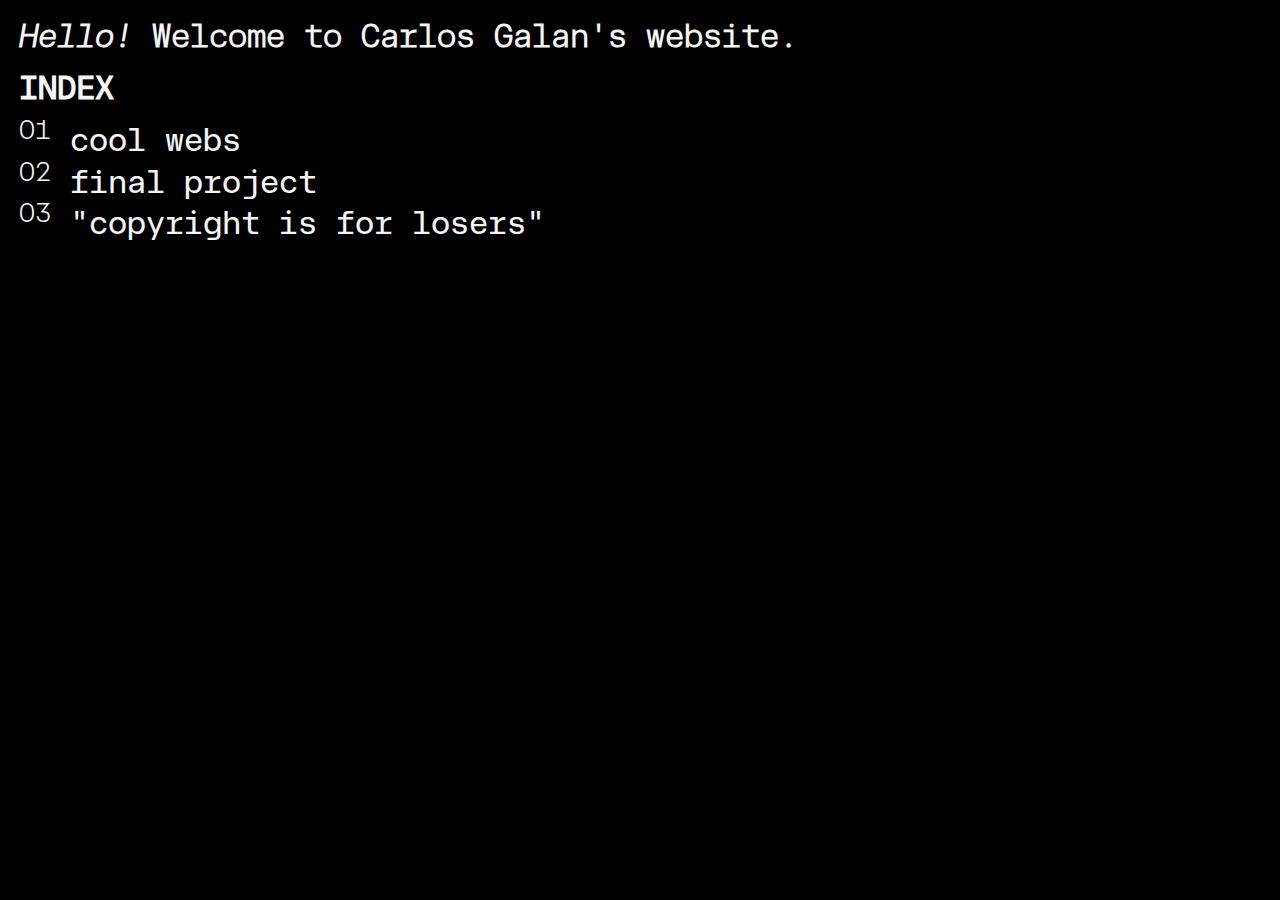
<file: index.html>
<!DOCTYPE html>
<html lang="en">
    <head>
        <meta charset="UTF-8">
        <meta name="viewport" content="width=device-width, initial-scale=1.0">
        <title>INDEX</title>
        <link href="./css/index.css" rel="stylesheet"/>
        <link rel="icon" href="https://ik.imagekit.io/GALANCRUDIT24/UDIT/others/favicon.jpg" type="image/x-icon">
    </head>

    <body style=" color: whitesmoke; padding: 1.5%;">
        <h1 style="color: whitesmoke;"><span style="font-family: 'AtHaussMono-LightItalic';">Hello!</span> Welcome to Carlos Galan's website.</h1>
        <h3 style="color: whitesmoke;">INDEX</h3>
        <div>
            <a style="color: whitesmoke;" href="./someoutstandingwebs.html" target="_blank"><sup style="color: whitesmoke;">01</sup> cool webs</a>
        </div>
        <div>
            <a style="color: whitesmoke;" href="./goya.html" target="_blank"><sup style="color: whitesmoke;">02</sup> final project</a>
        </div>
        <div>
            <a style="color: whitesmoke;" href="https://ik.imagekit.io/GALANCRUDIT24/UDIT/others/banksy.webp" target="_blank"><sup style="color: whitesmoke;">03</sup> "copyright is for losers"</a>
        </div>
    </body>
</html>
</file>
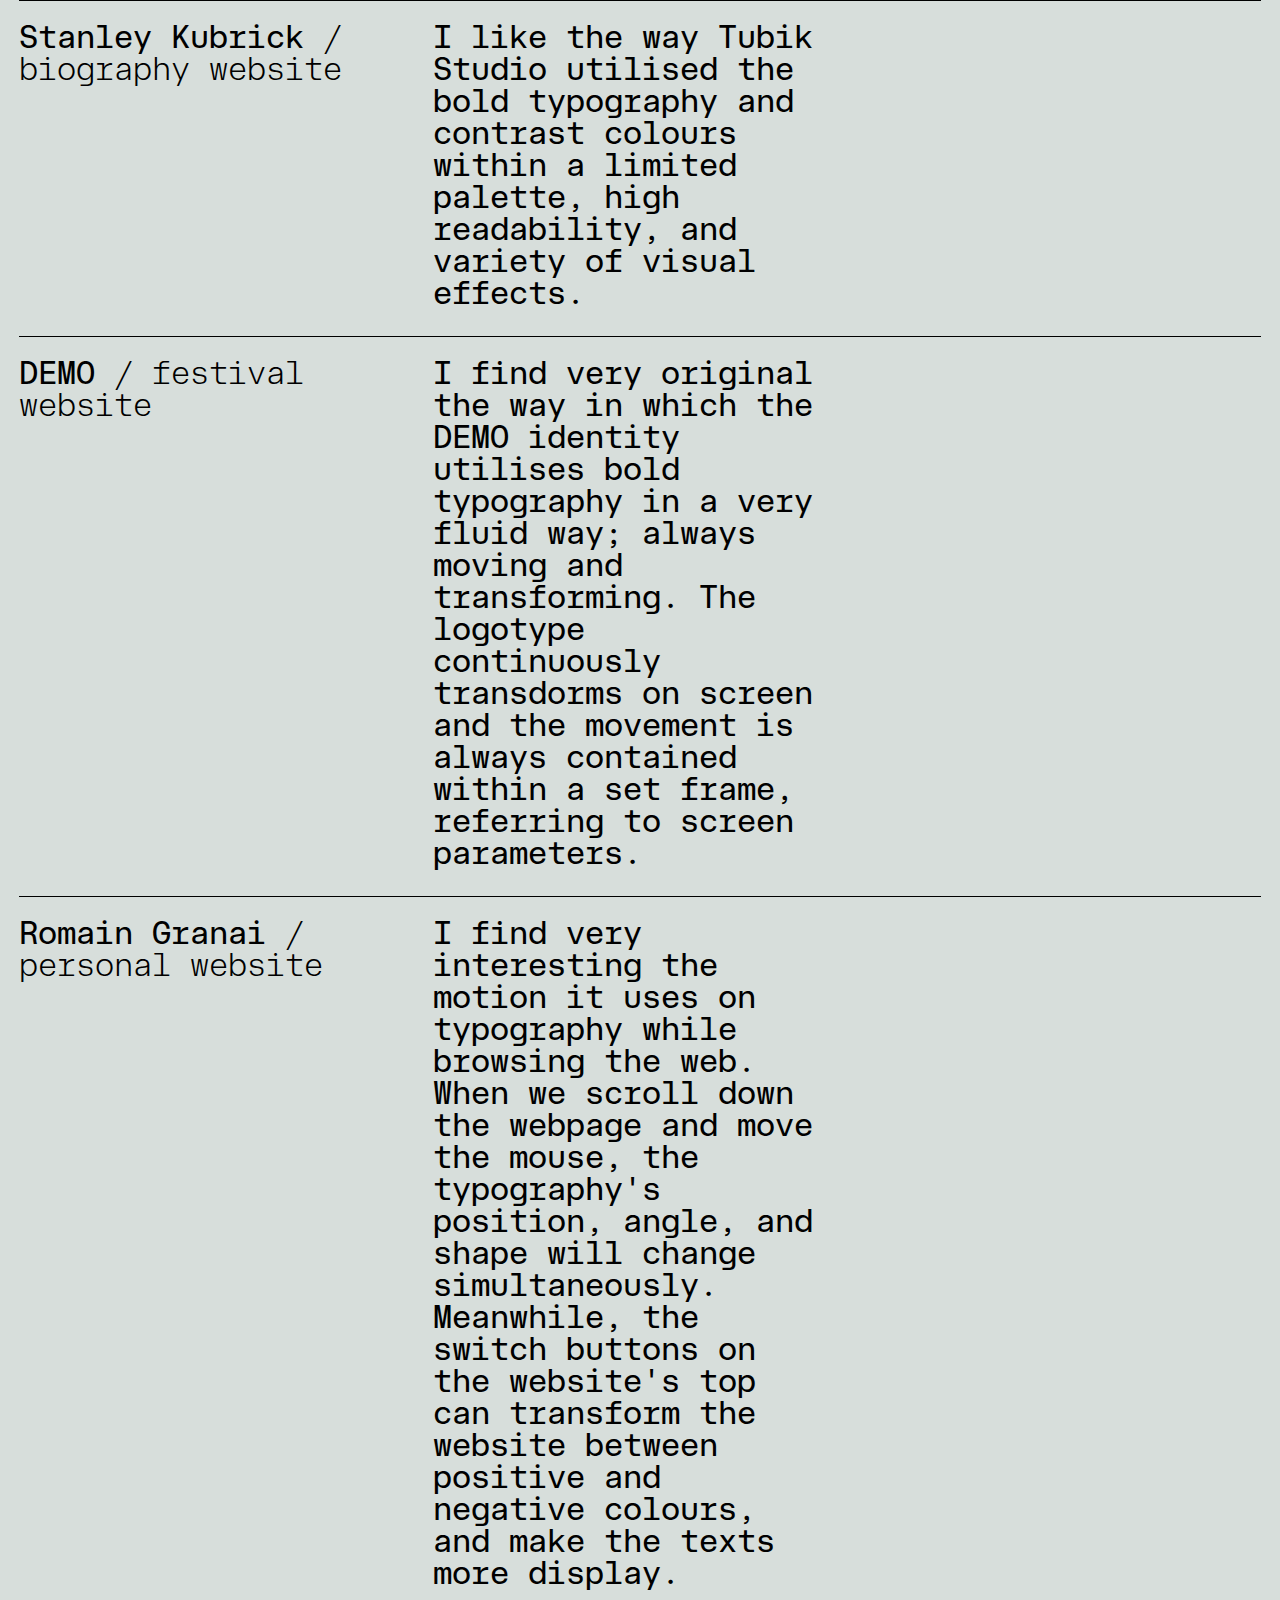
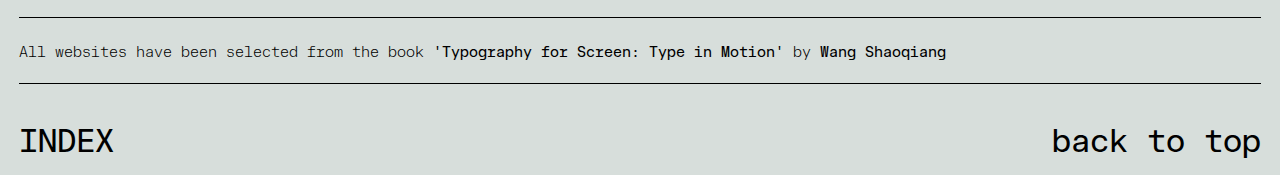
<file: someoutstandingwebs.html>
<!DOCTYPE html>
<html lang="es" style="background-color: #d7dedb;">
<head>
    <meta charset="UTF-8">
    <meta name="viewport" content="width=device-width, initial-scale=1.0">
    <title>03. COOL WEBS</title>
    <link rel="manifest" href="./manifest.json"/>
    <link href="./css/index.css" rel="stylesheet"/>
    <link rel="icon" href="https://ik.imagekit.io/GALANCRUDIT24/UDIT/others/favicon.jpg" type="image/x-icon">
</head>
<body>

<div class="container">
    <div class="row">
            <div class="column">
                <a href="https://kubrick.life/" target="_blank" style="color: black;">Stanley Kubrick <span style="font-family: 'AtHaussMono-Light';">/ biography website</span></a>
            </div>
            <div class="column">
                <p>I like the way Tubik Studio utilised the bold typography and contrast colours within
                a limited palette, high readability, and variety of visual effects.</p>
            </div>
            <div class="column">
                <a href="https://kubrick.life/" target="_blank">
                    <img src="./images/stanleykubrick-web.jpg" alt="Stanley Kubrick">
                </a>
            </div>
        </div>
    </div>

    <div class="row">
        <div class="column">
            <a href="https://demofestival.com/" target="_blank" style="color: black;">DEMO <span style="font-family: 'AtHaussMono-Light';">/ festival website</span></a>
        </div>
        <div class="column">
        <p>I find very original the way in which the DEMO identity utilises bold typography
            in a very fluid way; always moving and transforming. The logotype continuously
            transdorms on screen and the movement is always contained within a set frame,
            referring to screen parameters.</p>
        </div>
        <div class="column">
            <a href="https://demofestival.com/" target="_blank">
                <img src="./images/demofest-web.png" alt="DEMO Festival">
            </a>
        </div>
    </div>

    <div class="row">
        <div class="column">
            <a href="https://romaingranai.xyz/" target="_blank" style="color: black;">Romain Granai <span style="font-family: 'AtHaussMono-Light';">/ personal website</span></a>
        </div>
        <div class="column">
            <p>I find very interesting the motion it uses on typography while browsing the web.
                When we scroll down the webpage and move the mouse, the typography's position, angle,
                and shape will change simultaneously. Meanwhile, the switch buttons on the website's
                top can transform the website between positive and negative colours, and make the texts
                more display.
            </p>
        </div>
        <div class="column">
            <a href="https://romaingranai.xyz/" target="_blank">
                <img style="width: 100vw;" src="./images/romaingranai-web.jpg" alt="Romain Granai's website">
            </a>
        </div>
    </div>

    <div class="row">
        <div class="column" style="margin-bottom: 5px;">
            <p style="margin-left: 0; font-family: 'AtHaussMono-Light'; font-size: 15px;">All websites have been selected from the book 
                <a href="https://www.behance.net/gallery/89510299/Typography-for-Screen-Type-in-Motion" target="_blank" style="font-size: 15px; color: black;">'Typography for Screen: Type in Motion'</a>
                 by <a href="https://www.asiaartcenter.org/asia/portfolio/wang-shaoqiang/?lang=en" target="_blank" style="font-size: 15px; color: black;">Wang Shaoqiang</a>
            </p>
        </div>
    </div>

    <div class="row" style="border-bottom: 0px; margin-bottom: 0;">
        <div class="column" style="margin-top: 40px;">
            <a href="https://galan-cr-udit-24.github.io/webapp/" style="color: black;">INDEX</a>
        </div>
        <div class="column" style="margin-top: 40px; text-align: right;">
            <a href="" target="_top" style="font-family: 'AtHaussMono-Regular'; color: black;">back to top</a>
        </div>
    </div>
</div>

</body>
</html>
</file>
<file: css/index.css>
@import "./fonts.css";
@import "./base.css";
@import "./theme.css";
@import "./media-queries.css";
@import "./roots.css"
</file>
